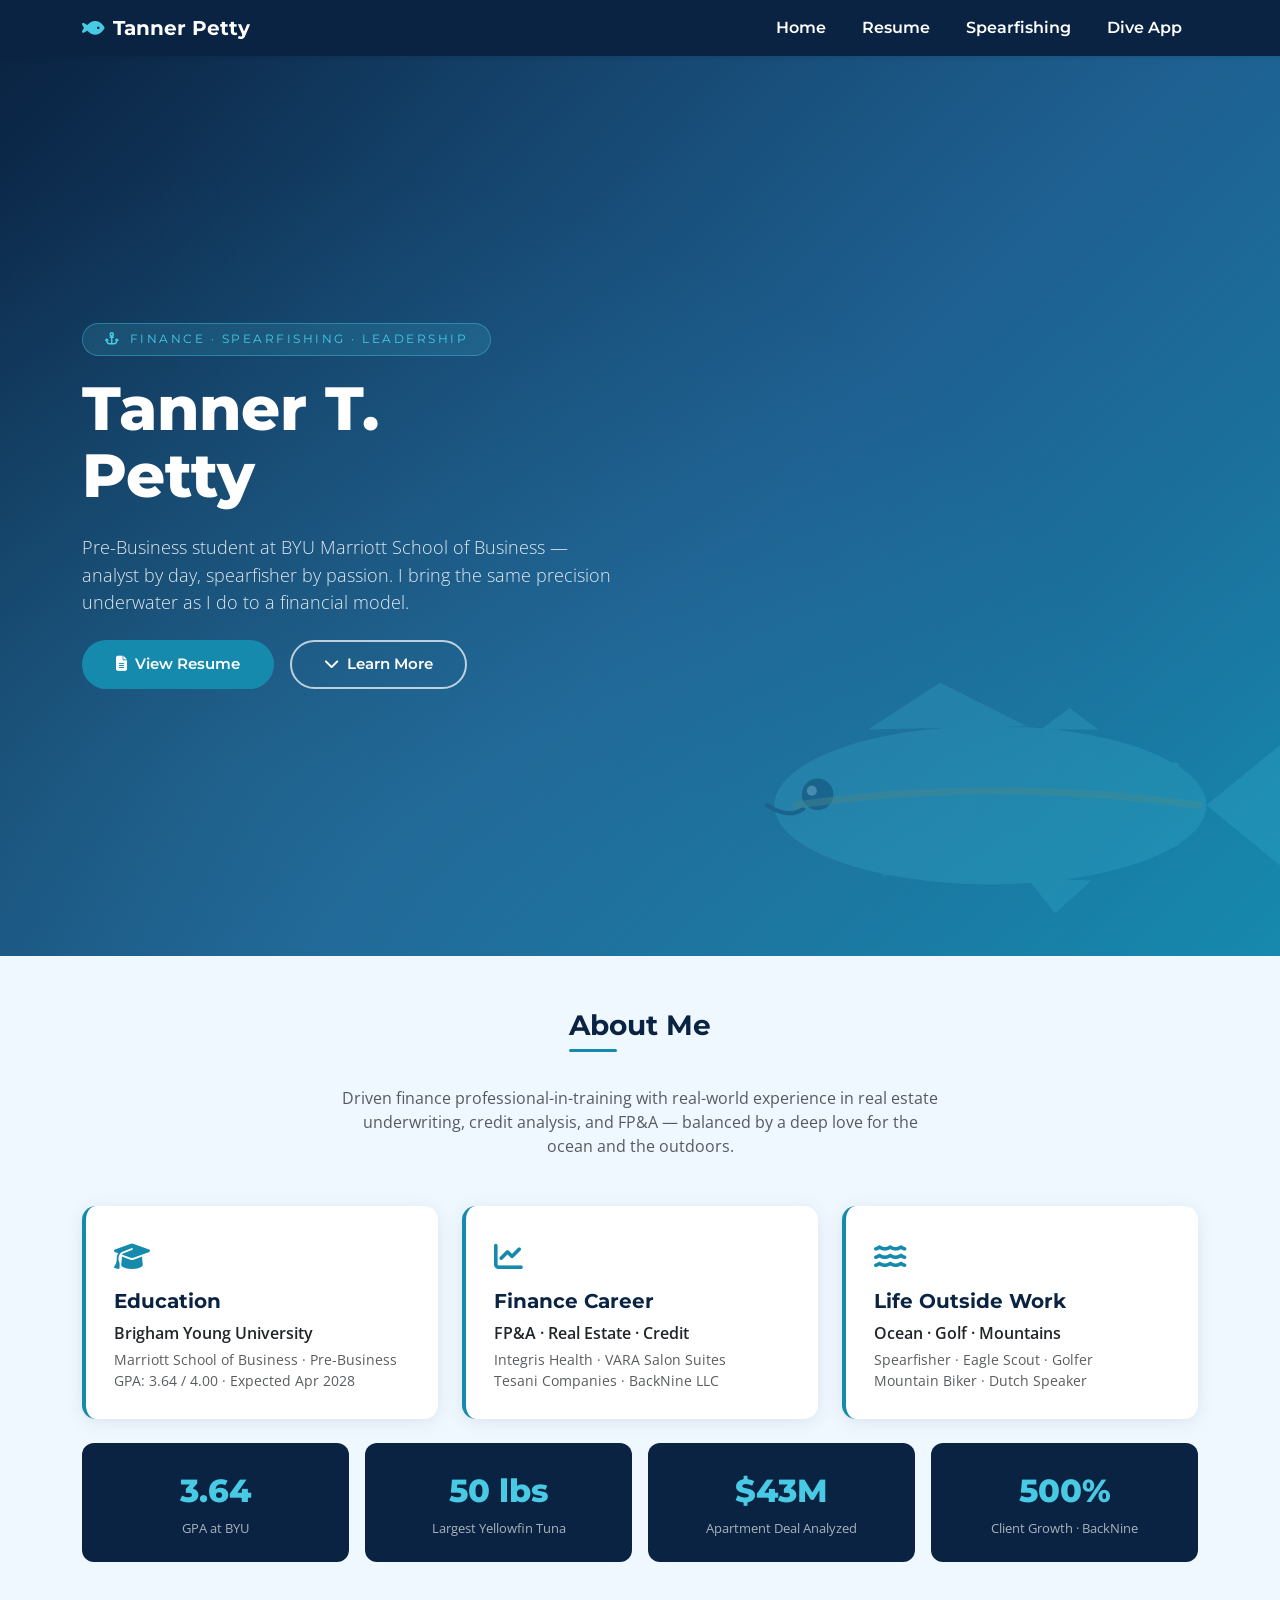
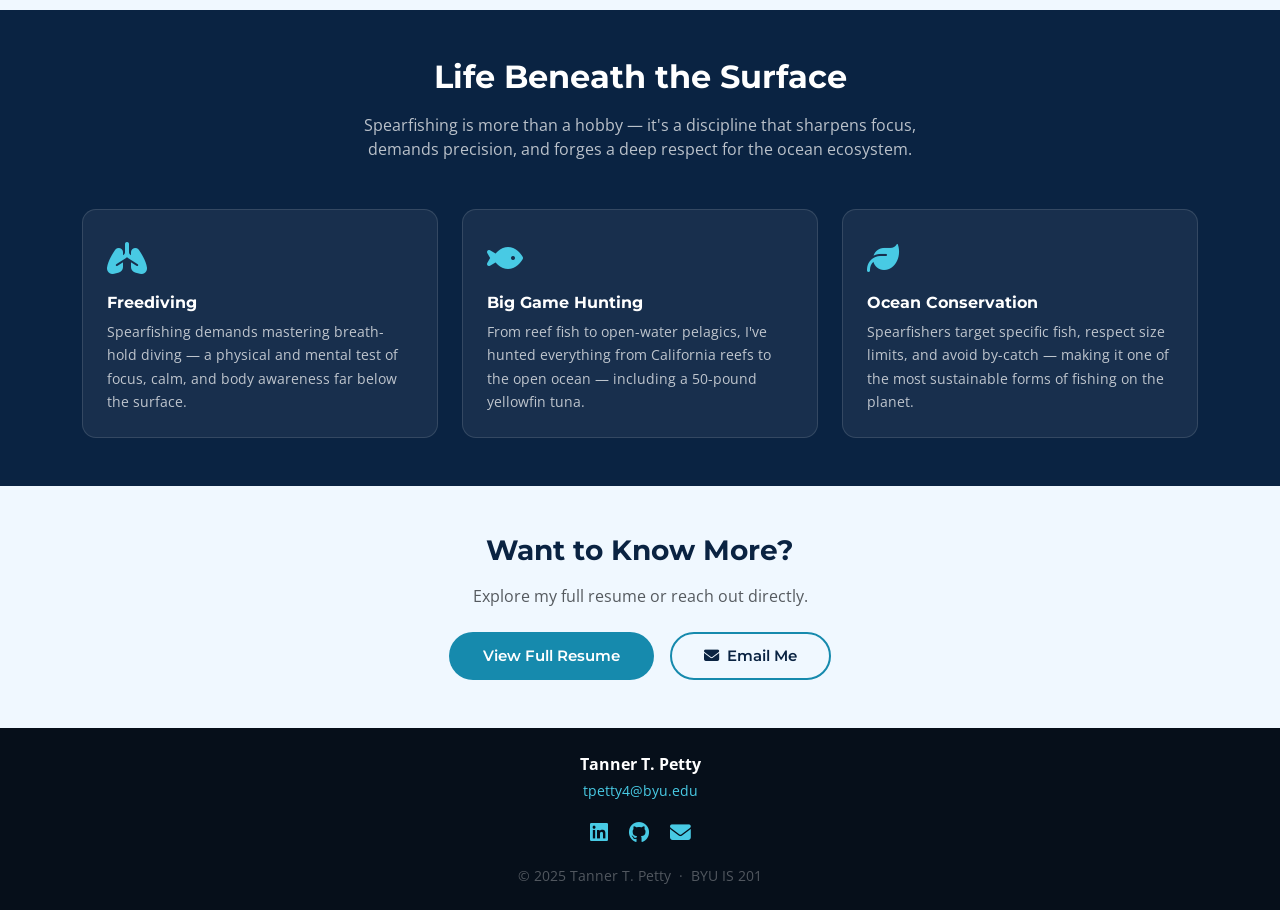
<file: index.html>
<!DOCTYPE html>
<html lang="en">
<head>
    <meta charset="UTF-8">
    <meta name="viewport" content="width=device-width, initial-scale=1.0">
    <title>Tanner Petty | Finance Professional & Spearfisher</title>
    <link href="https://cdn.jsdelivr.net/npm/bootstrap@5.3.2/dist/css/bootstrap.min.css" rel="stylesheet">
    <link href="https://cdnjs.cloudflare.com/ajax/libs/font-awesome/6.5.0/css/all.min.css" rel="stylesheet">
    <link href="https://fonts.googleapis.com/css2?family=Montserrat:wght@400;600;700;800&family=Open+Sans:ital,wght@0,400;0,600;1,400&display=swap" rel="stylesheet">
    <style>
        :root {
            --navy:  #0a2342;
            --ocean: #1e6091;
            --teal:  #168aad;
            --cyan:  #48cae4;
            --light: #f0f8ff;
        }

        body { font-family: 'Open Sans', sans-serif; color: #212529; }

        /* ── Navbar ── */
        .navbar { background-color: var(--navy) !important; }
        .navbar-brand, .nav-link { color: #fff !important; font-family: 'Montserrat', sans-serif; }
        .nav-link:hover { color: var(--cyan) !important; }
        .navbar-toggler-icon { filter: invert(1); }

        /* ── Hero ── */
        .hero {
            min-height: 100vh;
            background: linear-gradient(135deg, #0a2342 0%, #1e6091 55%, #168aad 100%);
            display: flex;
            align-items: center;
            position: relative;
            overflow: hidden;
        }
        .hero::before {
            content: '';
            position: absolute;
            inset: 0;
            background: url('https://images.unsplash.com/photo-1559825481-12a05cc00344?auto=format&fit=crop&w=1920&q=80') center/cover no-repeat;
            opacity: 0.22;
        }
        /* Tuna SVG decorative element */
        .hero-tuna {
            position: absolute;
            right: -20px;
            bottom: 0;
            width: clamp(320px, 45vw, 620px);
            opacity: 0.18;
            z-index: 1;
            pointer-events: none;
        }
        /* animated "bubbles" */
        .hero::after {
            content: '';
            position: absolute;
            inset: 0;
            background: radial-gradient(ellipse at 20% 80%, rgba(72,202,228,0.12) 0%, transparent 60%),
                        radial-gradient(ellipse at 80% 20%, rgba(30,96,145,0.25) 0%, transparent 60%);
        }
        .hero-content { position: relative; z-index: 2; }

        .hero-eyebrow {
            display: inline-block;
            background: rgba(72,202,228,0.15);
            border: 1px solid rgba(72,202,228,0.4);
            border-radius: 50px;
            padding: 6px 22px;
            color: var(--cyan);
            font-family: 'Montserrat', sans-serif;
            font-size: 0.78rem;
            text-transform: uppercase;
            letter-spacing: 2.5px;
            margin-bottom: 1.2rem;
        }
        .hero h1 {
            font-family: 'Montserrat', sans-serif;
            font-weight: 800;
            font-size: clamp(2.2rem, 5vw, 3.8rem);
            color: #fff;
            line-height: 1.1;
        }
        .hero .lead { color: rgba(255,255,255,0.88); font-size: 1.15rem; max-width: 540px; }

        .btn-ocean {
            background: var(--teal);
            color: #fff;
            border: none;
            padding: 13px 34px;
            border-radius: 50px;
            font-family: 'Montserrat', sans-serif;
            font-weight: 600;
            font-size: 0.95rem;
            transition: all 0.3s;
            text-decoration: none;
        }
        .btn-ocean:hover { background: var(--cyan); color: var(--navy); transform: translateY(-2px); box-shadow: 0 10px 28px rgba(72,202,228,0.38); }
        .btn-ghost {
            background: transparent;
            border: 2px solid rgba(255,255,255,0.7);
            color: #fff;
            padding: 11px 32px;
            border-radius: 50px;
            font-family: 'Montserrat', sans-serif;
            font-weight: 600;
            font-size: 0.95rem;
            transition: all 0.3s;
            text-decoration: none;
        }
        .btn-ghost:hover { background: #fff; color: var(--navy); }

        /* ── Section utilities ── */
        .section-label {
            font-family: 'Montserrat', sans-serif;
            font-weight: 700;
            color: var(--navy);
            font-size: 1.75rem;
            position: relative;
            display: inline-block;
            margin-bottom: 1rem;
        }
        .section-label::after {
            content: '';
            position: absolute;
            bottom: -6px;
            left: 0;
            width: 48px;
            height: 3px;
            background: var(--teal);
            border-radius: 2px;
        }

        /* ── About cards ── */
        .info-card {
            background: #fff;
            border-radius: 14px;
            padding: 1.75rem;
            box-shadow: 0 3px 18px rgba(10,35,66,0.09);
            border-left: 4px solid var(--teal);
            height: 100%;
            transition: transform 0.25s;
        }
        .info-card:hover { transform: translateY(-4px); }
        .info-card h5 { font-family: 'Montserrat', sans-serif; font-weight: 700; color: var(--navy); }
        .info-card-icon { font-size: 1.8rem; color: var(--teal); margin-bottom: 0.75rem; }

        /* ── Stats ── */
        .stat-card {
            background: var(--navy);
            border-radius: 12px;
            padding: 1.5rem;
            text-align: center;
            color: #fff;
            transition: transform 0.25s;
        }
        .stat-card:hover { transform: translateY(-5px); }
        .stat-number { font-family: 'Montserrat', sans-serif; font-size: 2rem; font-weight: 800; color: var(--cyan); }
        .stat-label { font-size: 0.8rem; color: rgba(255,255,255,0.65); margin-top: 4px; }

        /* ── Passion (dark) section ── */
        .passion-section { background: var(--navy); }
        .passion-card {
            background: rgba(255,255,255,0.06);
            border: 1px solid rgba(255,255,255,0.12);
            border-radius: 14px;
            padding: 1.5rem;
            height: 100%;
            transition: all 0.28s;
        }
        .passion-card:hover { background: rgba(72,202,228,0.1); border-color: var(--cyan); transform: translateY(-5px); }
        .passion-icon { font-size: 2rem; color: var(--cyan); margin-bottom: 0.7rem; }
        .passion-card h6 { font-family: 'Montserrat', sans-serif; font-weight: 700; color: #fff; }
        .passion-card p { color: rgba(255,255,255,0.72); font-size: 0.88rem; line-height: 1.65; margin: 0; }

        /* ── Footer ── */
        footer { background: #060f1a; color: rgba(255,255,255,0.6); }
        footer a { color: var(--cyan); text-decoration: none; transition: color 0.2s; }
        footer a:hover { color: #fff; }
        .social-icon { font-size: 1.3rem; margin: 0 8px; }
    </style>
</head>
<body>

    <!-- ══════════════  NAVBAR  ══════════════ -->
    <nav class="navbar navbar-expand-lg sticky-top shadow-sm">
        <div class="container">
            <a class="navbar-brand fw-bold d-flex align-items-center gap-2" href="index.html">
                <i class="fas fa-fish" style="color:var(--cyan)"></i>
                Tanner Petty
            </a>
            <button class="navbar-toggler border-0" type="button"
                    data-bs-toggle="collapse" data-bs-target="#navbarMain"
                    aria-controls="navbarMain" aria-expanded="false" aria-label="Toggle navigation">
                <span class="navbar-toggler-icon"></span>
            </button>
            <div class="collapse navbar-collapse" id="navbarMain">
                <ul class="navbar-nav ms-auto gap-1">
                    <li class="nav-item"><a class="nav-link fw-semibold px-3" href="index.html">Home</a></li>
                    <li class="nav-item"><a class="nav-link fw-semibold px-3" href="resume.html">Resume</a></li>
                    <li class="nav-item"><a class="nav-link fw-semibold px-3" href="scratch.html">Spearfishing</a></li>
                    <li class="nav-item"><a class="nav-link fw-semibold px-3" href="app.html">Dive App</a></li>
                </ul>
            </div>
        </div>
    </nav>

    <!-- ══════════════  HERO  ══════════════ -->
    <section class="hero">
        <!-- Decorative tuna SVG (same style as a site mascot silhouette) -->
        <svg class="hero-tuna" viewBox="0 0 800 420" xmlns="http://www.w3.org/2000/svg" fill="#48cae4">
            <!-- body -->
            <ellipse cx="370" cy="210" rx="300" ry="110"/>
            <!-- tail fin -->
            <polygon points="670,210 780,120 800,210 780,300"/>
            <!-- top dorsal fin -->
            <polygon points="200,105 300,40 420,100"/>
            <!-- second dorsal fin -->
            <polygon points="440,105 480,75 520,105"/>
            <!-- pectoral fin -->
            <polygon points="280,210 220,310 380,240"/>
            <!-- anal fin -->
            <polygon points="420,310 460,360 510,315"/>
            <!-- eye -->
            <circle cx="130" cy="195" r="22" fill="#0a2342"/>
            <circle cx="122" cy="190" r="7" fill="#fff"/>
            <!-- mouth line -->
            <path d="M60,210 Q90,230 110,215" stroke="#0a2342" stroke-width="6" fill="none" stroke-linecap="round"/>
            <!-- yellow stripe detail -->
            <path d="M100,210 Q370,170 660,210" stroke="#f4d03f" stroke-width="10" fill="none" opacity="0.5" stroke-linecap="round"/>
            <!-- finlets near tail -->
            <ellipse cx="595" cy="175" rx="18" ry="8" transform="rotate(-30 595 175)"/>
            <ellipse cx="620" cy="160" rx="14" ry="6" transform="rotate(-35 620 160)"/>
            <ellipse cx="595" cy="245" rx="18" ry="8" transform="rotate(30 595 245)"/>
            <ellipse cx="620" cy="258" rx="14" ry="6" transform="rotate(35 620 258)"/>
        </svg>
        <div class="container hero-content py-5">
            <div class="row">
                <div class="col-lg-7">
                    <div class="hero-eyebrow">
                        <i class="fas fa-anchor me-2"></i>Finance · Spearfishing · Leadership
                    </div>
                    <h1>Tanner T.<br>Petty</h1>
                    <p class="lead my-4">
                        Pre-Business student at BYU Marriott School of Business — analyst by day,
                        spearfisher by passion. I bring the same precision underwater as I do to a financial model.
                    </p>
                    <div class="d-flex gap-3 flex-wrap">
                        <a href="resume.html" class="btn-ocean"><i class="fas fa-file-alt me-2"></i>View Resume</a>
                        <a href="#about" class="btn-ghost"><i class="fas fa-chevron-down me-2"></i>Learn More</a>
                    </div>
                </div>
            </div>
        </div>
    </section>

    <!-- ══════════════  ABOUT  ══════════════ -->
    <section id="about" class="py-5" style="background:var(--light);">
        <div class="container">
            <div class="text-center mb-5">
                <span class="section-label">About Me</span>
                <p class="text-muted mt-4 mx-auto" style="max-width:600px;">
                    Driven finance professional-in-training with real-world experience in real estate underwriting,
                    credit analysis, and FP&amp;A — balanced by a deep love for the ocean and the outdoors.
                </p>
            </div>

            <div class="row g-4 mb-4">
                <div class="col-md-4">
                    <div class="info-card">
                        <div class="info-card-icon"><i class="fas fa-graduation-cap"></i></div>
                        <h5>Education</h5>
                        <p class="fw-semibold mb-1">Brigham Young University</p>
                        <p class="text-muted small mb-0">Marriott School of Business · Pre-Business<br>
                        GPA: 3.64 / 4.00 · Expected Apr 2028</p>
                    </div>
                </div>
                <div class="col-md-4">
                    <div class="info-card">
                        <div class="info-card-icon"><i class="fas fa-chart-line"></i></div>
                        <h5>Finance Career</h5>
                        <p class="fw-semibold mb-1">FP&amp;A · Real Estate · Credit</p>
                        <p class="text-muted small mb-0">Integris Health · VARA Salon Suites<br>
                        Tesani Companies · BackNine LLC</p>
                    </div>
                </div>
                <div class="col-md-4">
                    <div class="info-card">
                        <div class="info-card-icon"><i class="fas fa-water"></i></div>
                        <h5>Life Outside Work</h5>
                        <p class="fw-semibold mb-1">Ocean · Golf · Mountains</p>
                        <p class="text-muted small mb-0">Spearfisher · Eagle Scout · Golfer<br>
                        Mountain Biker · Dutch Speaker</p>
                    </div>
                </div>
            </div>

            <!-- Stats row -->
            <div class="row g-3">
                <div class="col-6 col-md-3">
                    <div class="stat-card">
                        <div class="stat-number">3.64</div>
                        <div class="stat-label">GPA at BYU</div>
                    </div>
                </div>
                <div class="col-6 col-md-3">
                    <div class="stat-card">
                        <div class="stat-number">50 lbs</div>
                        <div class="stat-label">Largest Yellowfin Tuna</div>
                    </div>
                </div>
                <div class="col-6 col-md-3">
                    <div class="stat-card">
                        <div class="stat-number">$43M</div>
                        <div class="stat-label">Apartment Deal Analyzed</div>
                    </div>
                </div>
                <div class="col-6 col-md-3">
                    <div class="stat-card">
                        <div class="stat-number">500%</div>
                        <div class="stat-label">Client Growth · BackNine</div>
                    </div>
                </div>
            </div>
        </div>
    </section>

    <!-- ══════════════  SPEARFISHING PASSION  ══════════════ -->
    <section class="passion-section py-5">
        <div class="container">
            <div class="text-center mb-5">
                <h2 class="fw-bold" style="font-family:'Montserrat',sans-serif; color:#fff;">
                    Life Beneath the Surface
                </h2>
                <p style="color:rgba(255,255,255,0.72); max-width:600px;" class="mx-auto mt-3">
                    Spearfishing is more than a hobby — it's a discipline that sharpens focus,
                    demands precision, and forges a deep respect for the ocean ecosystem.
                </p>
            </div>
            <div class="row g-4">
                <div class="col-md-4">
                    <div class="passion-card">
                        <div class="passion-icon"><i class="fas fa-lungs"></i></div>
                        <h6>Freediving</h6>
                        <p>Spearfishing demands mastering breath-hold diving — a physical and mental test of focus, calm, and body awareness far below the surface.</p>
                    </div>
                </div>
                <div class="col-md-4">
                    <div class="passion-card">
                        <div class="passion-icon"><i class="fas fa-fish"></i></div>
                        <h6>Big Game Hunting</h6>
                        <p>From reef fish to open-water pelagics, I've hunted everything from California reefs to the open ocean — including a 50-pound yellowfin tuna.</p>
                    </div>
                </div>
                <div class="col-md-4">
                    <div class="passion-card">
                        <div class="passion-icon"><i class="fas fa-leaf"></i></div>
                        <h6>Ocean Conservation</h6>
                        <p>Spearfishers target specific fish, respect size limits, and avoid by-catch — making it one of the most sustainable forms of fishing on the planet.</p>
                    </div>
                </div>
            </div>
        </div>
    </section>

    <!-- ══════════════  CTA  ══════════════ -->
    <section class="py-5" style="background:var(--light);">
        <div class="container text-center">
            <h3 class="fw-bold mb-3" style="font-family:'Montserrat',sans-serif; color:var(--navy);">
                Want to Know More?
            </h3>
            <p class="text-muted mb-4">Explore my full resume or reach out directly.</p>
            <div class="d-flex justify-content-center gap-3 flex-wrap">
                <a href="resume.html" class="btn-ocean">View Full Resume</a>
                <a href="mailto:tpetty4@byu.edu" class="btn-ghost" style="border-color:var(--teal);color:var(--navy);">
                    <i class="fas fa-envelope me-2"></i>Email Me
                </a>
            </div>
        </div>
    </section>

    <!-- ══════════════  FOOTER  ══════════════ -->
    <footer class="py-4">
        <div class="container text-center">
            <p class="fw-bold mb-1" style="color:#fff;">Tanner T. Petty</p>
            <p class="mb-3 small"><a href="mailto:tpetty4@byu.edu">tpetty4@byu.edu</a></p>
            <div class="mb-3">
                <a href="https://www.linkedin.com/in/petty-tanner" class="social-icon" aria-label="LinkedIn" target="_blank" rel="noopener">
                    <i class="fab fa-linkedin"></i>
                </a>
                <a href="https://github.com/tannerpetty" class="social-icon" aria-label="GitHub" target="_blank" rel="noopener">
                    <i class="fab fa-github"></i>
                </a>
                <a href="mailto:tpetty4@byu.edu" class="social-icon" aria-label="Email">
                    <i class="fas fa-envelope"></i>
                </a>
            </div>
            <p class="mb-0 small" style="color:rgba(255,255,255,0.3);">
                &copy; 2025 Tanner T. Petty &nbsp;&middot;&nbsp; BYU IS 201
            </p>
        </div>
    </footer>

    <script src="https://cdn.jsdelivr.net/npm/bootstrap@5.3.2/dist/js/bootstrap.bundle.min.js"></script>
</body>
</html>
</file>
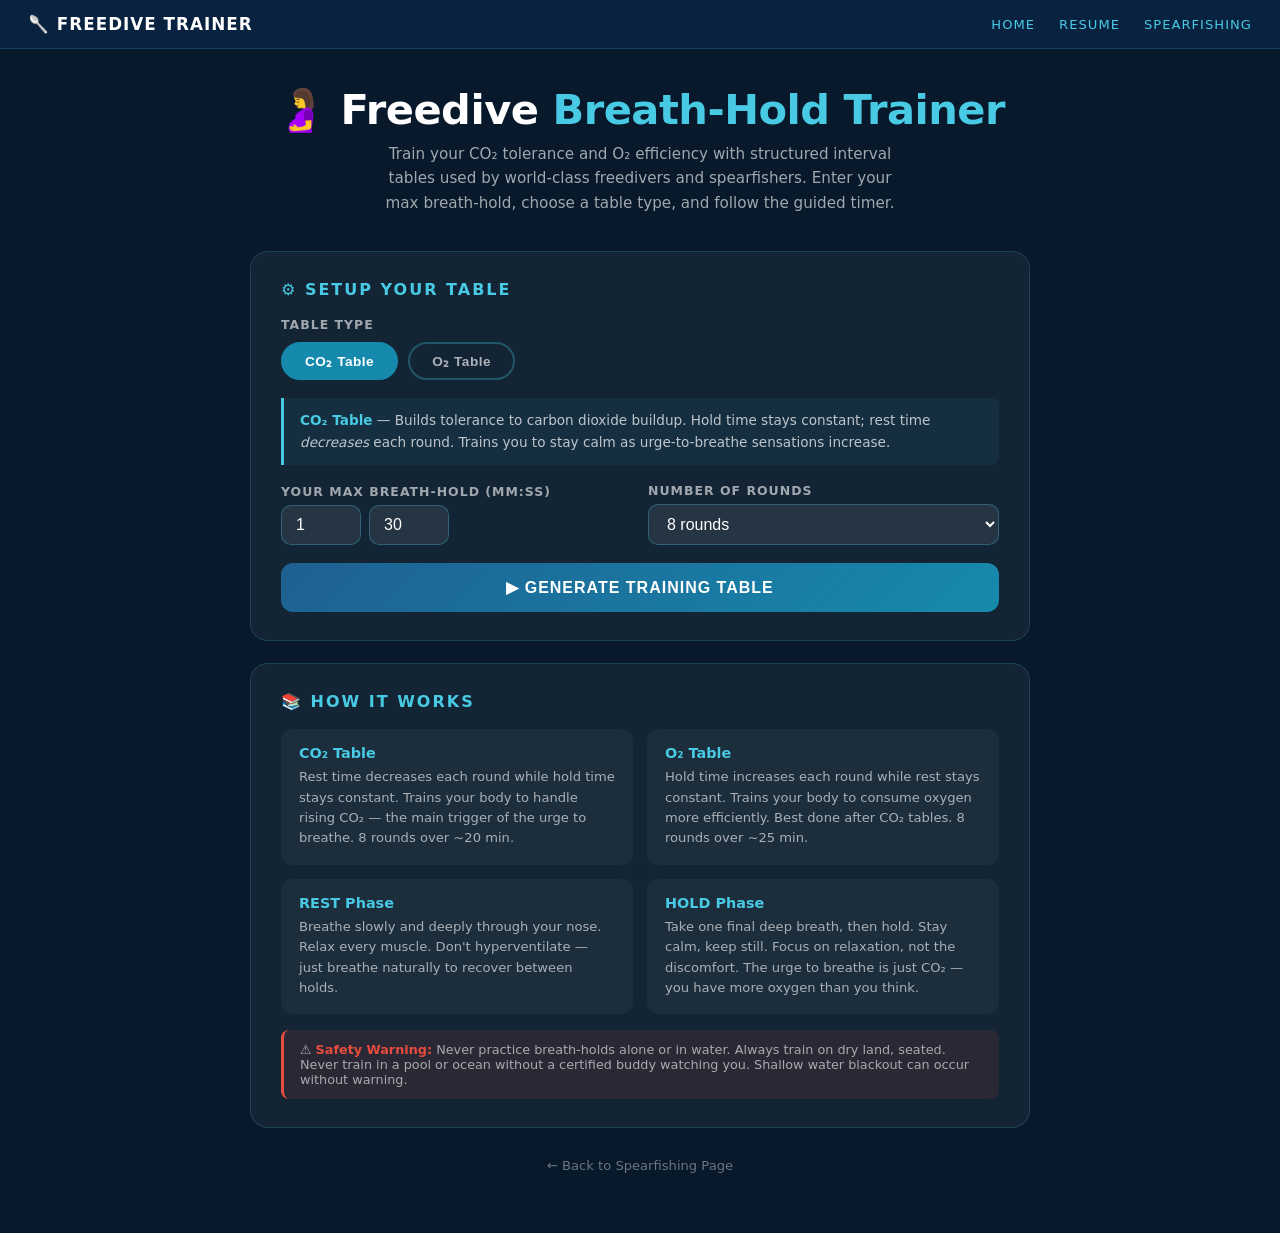
<file: app.html>
<!DOCTYPE html>
<html lang="en">
<head>
    <meta charset="UTF-8">
    <meta name="viewport" content="width=device-width, initial-scale=1.0">
    <title>Freedive Trainer | Tanner Petty</title>

    <!-- ══ All styles inline per requirements ══ -->
    <style>
        :root {
            --navy:    #0a2342;
            --ocean:   #1e6091;
            --teal:    #168aad;
            --cyan:    #48cae4;
            --green:   #2ecc71;
            --orange:  #e67e22;
            --red:     #e74c3c;
            --bg:      #07192a;
        }

        *, *::before, *::after { box-sizing: border-box; margin: 0; padding: 0; }

        body {
            font-family: 'Segoe UI', system-ui, -apple-system, sans-serif;
            background: var(--bg);
            color: #e0eaf2;
            min-height: 100vh;
        }

        /* ── Top nav ── */
        .top-nav {
            background: rgba(10,35,66,0.95);
            backdrop-filter: blur(10px);
            padding: 14px 28px;
            display: flex;
            align-items: center;
            gap: 24px;
            border-bottom: 1px solid rgba(72,202,228,0.2);
            position: sticky;
            top: 0;
            z-index: 100;
        }
        .top-nav .brand {
            font-weight: 700;
            font-size: 1.05rem;
            color: #fff;
            text-decoration: none;
            margin-right: auto;
        }
        .top-nav a {
            font-size: 0.82rem;
            color: var(--cyan);
            text-decoration: none;
            text-transform: uppercase;
            letter-spacing: 1px;
            transition: color 0.2s;
        }
        .top-nav a:hover { color: #fff; }

        /* ── Page layout ── */
        .app-wrapper {
            max-width: 820px;
            margin: 0 auto;
            padding: 36px 20px 60px;
        }

        /* ── Header ── */
        .app-header { text-align: center; margin-bottom: 36px; }
        .app-header h1 {
            font-size: clamp(1.8rem, 4vw, 2.6rem);
            font-weight: 800;
            color: #fff;
            letter-spacing: -0.5px;
        }
        .app-header p {
            color: rgba(255,255,255,0.62);
            font-size: 0.95rem;
            margin-top: 8px;
            max-width: 520px;
            margin-inline: auto;
            line-height: 1.6;
        }
        .cyan-text { color: var(--cyan); }

        /* ── Card ── */
        .card {
            background: rgba(255,255,255,0.05);
            border: 1px solid rgba(72,202,228,0.18);
            border-radius: 18px;
            padding: 28px 30px;
            margin-bottom: 22px;
        }
        .card h2 {
            font-size: 1rem;
            font-weight: 700;
            color: var(--cyan);
            text-transform: uppercase;
            letter-spacing: 2px;
            margin-bottom: 18px;
        }

        /* ── Form controls ── */
        .form-row {
            display: flex;
            gap: 16px;
            flex-wrap: wrap;
            align-items: flex-end;
            margin-bottom: 14px;
        }
        .form-group { display: flex; flex-direction: column; gap: 6px; flex: 1; min-width: 140px; }
        label {
            font-size: 0.78rem;
            font-weight: 600;
            color: rgba(255,255,255,0.6);
            text-transform: uppercase;
            letter-spacing: 1px;
        }
        input[type="number"], select {
            background: rgba(255,255,255,0.08);
            border: 1px solid rgba(72,202,228,0.3);
            border-radius: 10px;
            color: #fff;
            font-size: 1rem;
            padding: 10px 14px;
            outline: none;
            width: 100%;
            transition: border-color 0.2s;
        }
        input[type="number"]:focus, select:focus {
            border-color: var(--cyan);
            background: rgba(72,202,228,0.1);
        }
        select option { background: #0a2342; }

        /* ── Table type pills ── */
        .pill-group { display: flex; gap: 10px; margin-bottom: 18px; flex-wrap: wrap; }
        .pill {
            padding: 9px 22px;
            border-radius: 50px;
            border: 2px solid rgba(72,202,228,0.3);
            background: transparent;
            color: rgba(255,255,255,0.65);
            font-size: 0.85rem;
            font-weight: 700;
            cursor: pointer;
            transition: all 0.22s;
            letter-spacing: 0.5px;
        }
        .pill:hover { border-color: var(--cyan); color: var(--cyan); }
        .pill.active {
            background: var(--teal);
            border-color: var(--teal);
            color: #fff;
        }

        /* ── Info box ── */
        .info-box {
            background: rgba(72,202,228,0.07);
            border-left: 3px solid var(--cyan);
            border-radius: 0 8px 8px 0;
            padding: 12px 16px;
            font-size: 0.85rem;
            color: rgba(255,255,255,0.72);
            line-height: 1.6;
            margin-bottom: 18px;
        }
        .info-box strong { color: var(--cyan); }

        /* ── Generate button ── */
        .btn-generate {
            width: 100%;
            padding: 15px;
            background: linear-gradient(135deg, var(--ocean), var(--teal));
            border: none;
            border-radius: 12px;
            color: #fff;
            font-size: 1rem;
            font-weight: 700;
            cursor: pointer;
            letter-spacing: 1px;
            text-transform: uppercase;
            transition: all 0.25s;
            margin-top: 4px;
        }
        .btn-generate:hover {
            background: linear-gradient(135deg, var(--teal), var(--cyan));
            color: var(--navy);
            transform: translateY(-2px);
            box-shadow: 0 8px 24px rgba(72,202,228,0.28);
        }
        .btn-generate:disabled { opacity: 0.4; cursor: not-allowed; transform: none; }

        /* ── Training table display ── */
        .table-display { display: none; }
        .table-display.visible { display: block; }

        .table-grid {
            display: grid;
            grid-template-columns: 40px 1fr 1fr 1fr;
            gap: 4px;
            margin-bottom: 20px;
        }
        .tg-header {
            font-size: 0.72rem;
            font-weight: 700;
            color: rgba(255,255,255,0.5);
            text-transform: uppercase;
            letter-spacing: 1px;
            padding: 8px 10px;
            border-bottom: 1px solid rgba(72,202,228,0.2);
        }
        .tg-cell {
            padding: 11px 12px;
            border-radius: 8px;
            background: rgba(255,255,255,0.04);
            font-size: 0.95rem;
            display: flex;
            align-items: center;
            gap: 6px;
            transition: background 0.3s;
        }
        .tg-cell.round-num {
            justify-content: center;
            font-weight: 700;
            color: rgba(255,255,255,0.4);
            font-size: 0.85rem;
            background: transparent;
        }
        .tg-cell.phase-rest { color: #74b9e8; }
        .tg-cell.phase-hold { color: #a8e6cf; }
        .tg-cell.active-row { background: rgba(72,202,228,0.15) !important; border: 1px solid rgba(72,202,228,0.4); }
        .dot { width: 8px; height: 8px; border-radius: 50%; display: inline-block; flex-shrink: 0; }
        .dot-rest { background: var(--cyan); }
        .dot-hold { background: var(--green); }
        .dot-done { background: rgba(255,255,255,0.2); }

        /* ── Timer display ── */
        .timer-card {
            text-align: center;
            padding: 36px 28px;
            position: relative;
            overflow: hidden;
        }
        .timer-phase-label {
            font-size: 0.78rem;
            font-weight: 700;
            text-transform: uppercase;
            letter-spacing: 3px;
            margin-bottom: 12px;
            transition: color 0.4s;
        }
        .timer-display {
            font-size: clamp(4rem, 12vw, 7rem);
            font-weight: 800;
            font-variant-numeric: tabular-nums;
            line-height: 1;
            color: #fff;
            letter-spacing: -2px;
            transition: color 0.4s;
            font-family: 'Courier New', monospace;
        }
        .timer-sub {
            font-size: 0.9rem;
            color: rgba(255,255,255,0.5);
            margin-top: 10px;
            min-height: 22px;
        }

        /* Circular progress ring */
        .progress-ring-wrap {
            position: relative;
            width: 180px;
            height: 180px;
            margin: 0 auto 24px;
        }
        .progress-ring {
            transform: rotate(-90deg);
            position: absolute;
            inset: 0;
        }
        .progress-ring-bg { fill: none; stroke: rgba(255,255,255,0.08); stroke-width: 8; }
        .progress-ring-fill {
            fill: none;
            stroke-width: 8;
            stroke-linecap: round;
            transition: stroke-dashoffset 0.9s linear, stroke 0.4s;
        }
        .timer-inner {
            position: absolute;
            inset: 0;
            display: flex;
            flex-direction: column;
            align-items: center;
            justify-content: center;
        }
        .timer-inner .big-time {
            font-size: 2.2rem;
            font-weight: 800;
            color: #fff;
            font-family: 'Courier New', monospace;
            line-height: 1;
        }
        .timer-inner .phase-small {
            font-size: 0.65rem;
            text-transform: uppercase;
            letter-spacing: 2px;
            margin-top: 4px;
        }

        .round-indicator {
            font-size: 0.85rem;
            color: rgba(255,255,255,0.5);
            margin-bottom: 20px;
        }
        .round-dots {
            display: flex;
            justify-content: center;
            gap: 7px;
            margin-bottom: 20px;
            flex-wrap: wrap;
        }
        .rdot {
            width: 10px;
            height: 10px;
            border-radius: 50%;
            background: rgba(255,255,255,0.15);
            transition: all 0.3s;
        }
        .rdot.done { background: rgba(255,255,255,0.3); }
        .rdot.rest { background: var(--cyan); box-shadow: 0 0 8px var(--cyan); }
        .rdot.hold { background: var(--green); box-shadow: 0 0 8px var(--green); }

        /* ── Timer buttons ── */
        .timer-buttons { display: flex; gap: 12px; justify-content: center; flex-wrap: wrap; margin-top: 20px; }
        .btn-timer {
            padding: 13px 30px;
            border-radius: 50px;
            border: none;
            font-size: 0.9rem;
            font-weight: 700;
            cursor: pointer;
            letter-spacing: 0.5px;
            transition: all 0.22s;
        }
        .btn-start { background: var(--green); color: #fff; }
        .btn-start:hover { background: #27ae60; transform: translateY(-2px); box-shadow: 0 6px 20px rgba(46,204,113,0.35); }
        .btn-pause { background: var(--orange); color: #fff; }
        .btn-pause:hover { background: #d35400; }
        .btn-reset { background: rgba(255,255,255,0.1); color: rgba(255,255,255,0.8); }
        .btn-reset:hover { background: rgba(255,255,255,0.18); }
        .btn-timer:disabled { opacity: 0.35; cursor: not-allowed; transform: none !important; }

        /* ── Complete banner ── */
        .complete-banner {
            display: none;
            text-align: center;
            padding: 28px;
            background: linear-gradient(135deg, rgba(46,204,113,0.15), rgba(22,138,173,0.15));
            border: 1px solid rgba(46,204,113,0.4);
            border-radius: 16px;
            margin-top: 16px;
        }
        .complete-banner.show { display: block; }
        .complete-banner h3 { color: var(--green); font-size: 1.4rem; margin-bottom: 8px; }
        .complete-banner p { color: rgba(255,255,255,0.7); font-size: 0.9rem; }

        /* ── How it works section ── */
        .how-grid { display: grid; grid-template-columns: 1fr 1fr; gap: 14px; }
        @media (max-width: 520px) { .how-grid { grid-template-columns: 1fr; } }
        .how-item {
            background: rgba(255,255,255,0.04);
            border-radius: 12px;
            padding: 16px 18px;
        }
        .how-item h4 { font-size: 0.9rem; color: var(--cyan); margin-bottom: 6px; font-weight: 700; }
        .how-item p { font-size: 0.82rem; color: rgba(255,255,255,0.62); line-height: 1.55; }

        /* ── Back link ── */
        .back-link {
            display: block;
            text-align: center;
            margin-top: 30px;
            color: rgba(255,255,255,0.4);
            font-size: 0.82rem;
            text-decoration: none;
            transition: color 0.2s;
        }
        .back-link:hover { color: var(--cyan); }

        /* ── Pulse animation for HOLD phase ── */
        @keyframes pulse-hold {
            0%, 100% { box-shadow: 0 0 0 0 rgba(46,204,113,0.4); }
            50%       { box-shadow: 0 0 0 18px rgba(46,204,113,0); }
        }
        .pulse-hold { animation: pulse-hold 2s infinite; }

        @keyframes pulse-rest {
            0%, 100% { box-shadow: 0 0 0 0 rgba(72,202,228,0.4); }
            50%       { box-shadow: 0 0 0 18px rgba(72,202,228,0); }
        }
        .pulse-rest { animation: pulse-rest 1.5s infinite; }
    </style>
</head>
<body>

    <!-- ══ Nav ══ -->
    <nav class="top-nav">
        <a href="scratch.html" class="brand">&#129348; Freedive Trainer</a>
        <a href="index.html">Home</a>
        <a href="resume.html">Resume</a>
        <a href="scratch.html">Spearfishing</a>
    </nav>

    <div class="app-wrapper">

        <!-- ══ Header ══ -->
        <div class="app-header">
            <h1>&#129328; Freedive <span class="cyan-text">Breath-Hold Trainer</span></h1>
            <p>
                Train your CO&#8322; tolerance and O&#8322; efficiency with structured interval tables
                used by world-class freedivers and spearfishers. Enter your max breath-hold,
                choose a table type, and follow the guided timer.
            </p>
        </div>

        <!-- ══ Setup Card ══ -->
        <div class="card">
            <h2>&#9881; Setup Your Table</h2>

            <!-- Table type selection -->
            <div style="margin-bottom:18px;">
                <label style="display:block; margin-bottom:10px;">Table Type</label>
                <div class="pill-group">
                    <button class="pill active" onclick="selectTableType('co2', this)">CO&#8322; Table</button>
                    <button class="pill"        onclick="selectTableType('o2',  this)">O&#8322; Table</button>
                </div>
            </div>

            <!-- Info box (changes by type) -->
            <div class="info-box" id="infoBox">
                <strong>CO&#8322; Table</strong> — Builds tolerance to carbon dioxide buildup.
                Hold time stays constant; rest time <em>decreases</em> each round.
                Trains you to stay calm as urge-to-breathe sensations increase.
            </div>

            <!-- Inputs -->
            <div class="form-row">
                <div class="form-group">
                    <label>Your Max Breath-Hold (mm:ss)</label>
                    <div style="display:flex; gap:8px;">
                        <input type="number" id="maxMin" placeholder="min" min="0" max="10" value="1" style="width:80px; flex:none;">
                        <input type="number" id="maxSec" placeholder="sec" min="0" max="59" value="30" style="width:80px; flex:none;">
                    </div>
                </div>
                <div class="form-group">
                    <label>Number of Rounds</label>
                    <select id="numRounds">
                        <option value="6">6 rounds</option>
                        <option value="8" selected>8 rounds</option>
                        <option value="10">10 rounds</option>
                    </select>
                </div>
            </div>

            <button class="btn-generate" onclick="generateTable()">
                &#9654; Generate Training Table
            </button>
        </div>

        <!-- ══ Table Display Card ══ -->
        <div class="card table-display" id="tableDisplay">
            <h2>&#128203; Your Training Table</h2>

            <div class="table-grid" id="tableGrid">
                <!-- Populated by JS -->
            </div>

            <!-- Timer section -->
            <div class="timer-card card" style="margin:0;">
                <div class="round-indicator" id="roundIndicator">Round 1 of 8</div>
                <div class="round-dots" id="roundDots"></div>

                <!-- Circular progress ring -->
                <div class="progress-ring-wrap" id="ringWrap">
                    <svg class="progress-ring" viewBox="0 0 180 180" width="180" height="180">
                        <circle class="progress-ring-bg" cx="90" cy="90" r="82"/>
                        <circle class="progress-ring-fill" id="ringFill" cx="90" cy="90" r="82"
                                stroke-dasharray="515" stroke-dashoffset="0" stroke="var(--cyan)"/>
                    </svg>
                    <div class="timer-inner">
                        <div class="big-time" id="ringTime">0:00</div>
                        <div class="phase-small" id="ringPhase" style="color:var(--cyan);">REST</div>
                    </div>
                </div>

                <div class="timer-phase-label" id="phaseLabel" style="color:var(--cyan);">
                    BREATHE UP — GET READY
                </div>
                <div class="timer-sub" id="timerSub">Press Start when you're ready</div>

                <div class="timer-buttons">
                    <button class="btn-timer btn-start"  id="btnStart"  onclick="startTimer()">&#9654; Start</button>
                    <button class="btn-timer btn-pause"  id="btnPause"  onclick="pauseTimer()"  disabled>&#9646;&#9646; Pause</button>
                    <button class="btn-timer btn-reset"  id="btnReset"  onclick="resetTimer()">&#8635; Reset</button>
                </div>
            </div>

            <!-- Complete banner -->
            <div class="complete-banner" id="completeBanner">
                <h3>&#127881; Session Complete!</h3>
                <p id="completeSummary"></p>
                <p style="margin-top:8px; font-size:0.8rem; color:rgba(255,255,255,0.45);">
                    Rest at least 2 hours before diving. Never train to blackout. Always dive with a buddy.
                </p>
            </div>
        </div>

        <!-- ══ How It Works Card ══ -->
        <div class="card">
            <h2>&#128218; How It Works</h2>
            <div class="how-grid">
                <div class="how-item">
                    <h4>CO&#8322; Table</h4>
                    <p>Rest time decreases each round while hold time stays constant. Trains your body to handle rising CO&#8322; — the main trigger of the urge to breathe. 8 rounds over ~20 min.</p>
                </div>
                <div class="how-item">
                    <h4>O&#8322; Table</h4>
                    <p>Hold time increases each round while rest stays constant. Trains your body to consume oxygen more efficiently. Best done after CO&#8322; tables. 8 rounds over ~25 min.</p>
                </div>
                <div class="how-item">
                    <h4>REST Phase</h4>
                    <p>Breathe slowly and deeply through your nose. Relax every muscle. Don't hyperventilate — just breathe naturally to recover between holds.</p>
                </div>
                <div class="how-item">
                    <h4>HOLD Phase</h4>
                    <p>Take one final deep breath, then hold. Stay calm, keep still. Focus on relaxation, not the discomfort. The urge to breathe is just CO&#8322; — you have more oxygen than you think.</p>
                </div>
            </div>
            <p style="margin-top:16px; padding:12px 16px; background:rgba(231,76,60,0.1); border-radius:8px; font-size:0.8rem; color:rgba(255,255,255,0.6); border-left:3px solid var(--red);">
                &#9888; <strong style="color:#e74c3c;">Safety Warning:</strong> Never practice breath-holds alone or in water.
                Always train on dry land, seated. Never train in a pool or ocean without a certified buddy watching you.
                Shallow water blackout can occur without warning.
            </p>
        </div>

        <a href="scratch.html" class="back-link">&#8592; Back to Spearfishing Page</a>
    </div>

    <!-- ══ All JavaScript inline per requirements ══ -->
    <script>
        // ── State ──
        let tableType   = 'co2';
        let tableData   = [];   // [{rest: sec, hold: sec}, ...]
        let currentStep = 0;    // index into [rest0, hold0, rest1, hold1, ...]
        let steps       = [];   // flat array of {phase:'rest'|'hold', seconds, roundIndex}
        let timerInterval = null;
        let secondsLeft = 0;
        let paused      = false;
        let totalSeconds = 0;
        const CIRCUMFERENCE = 2 * Math.PI * 82; // ring radius = 82

        // ── Table type selection ──
        function selectTableType(type, btn) {
            tableType = type;
            document.querySelectorAll('.pill').forEach(p => p.classList.remove('active'));
            btn.classList.add('active');
            const box = document.getElementById('infoBox');
            if (type === 'co2') {
                box.innerHTML = '<strong>CO\u2082 Table</strong> \u2014 Builds tolerance to carbon dioxide buildup. '
                    + 'Hold time stays constant; rest time <em>decreases</em> each round. '
                    + 'Trains you to stay calm as urge-to-breathe sensations increase.';
            } else {
                box.innerHTML = '<strong>O\u2082 Table</strong> \u2014 Improves oxygen efficiency. '
                    + 'Rest time stays constant; hold time <em>increases</em> each round. '
                    + 'Best done on dry land after a CO\u2082 table session.';
            }
        }

        // ── Generate table ──
        function generateTable() {
            const maxMin = parseInt(document.getElementById('maxMin').value) || 1;
            const maxSec = parseInt(document.getElementById('maxSec').value) || 0;
            const numRounds = parseInt(document.getElementById('numRounds').value);
            const maxTotal  = maxMin * 60 + maxSec;

            if (maxTotal < 10) {
                alert('Please enter a breath-hold time of at least 10 seconds.');
                return;
            }

            tableData = [];
            steps     = [];

            if (tableType === 'co2') {
                // Hold = 50% of max, constant
                // Rest starts at 2× hold, decreases by (hold / numRounds) each round
                const hold      = Math.round(maxTotal * 0.5);
                const restStart = hold * 2;
                const restStep  = Math.round(hold / numRounds);

                for (let i = 0; i < numRounds; i++) {
                    const rest = Math.max(restStart - restStep * i, 15);
                    tableData.push({ rest, hold });
                }
            } else {
                // Rest = 2 min constant
                // Hold starts at 40% of max, increases by (max - start) / (numRounds-1)
                const rest      = 120;
                const holdStart = Math.round(maxTotal * 0.40);
                const holdStep  = Math.round((maxTotal - holdStart) / (numRounds - 1));

                for (let i = 0; i < numRounds; i++) {
                    const hold = Math.min(holdStart + holdStep * i, maxTotal);
                    tableData.push({ rest, hold });
                }
            }

            // Build flat steps array
            tableData.forEach((row, idx) => {
                steps.push({ phase: 'rest', seconds: row.rest,  roundIndex: idx });
                steps.push({ phase: 'hold', seconds: row.hold, roundIndex: idx });
            });

            renderTable(numRounds);
            resetTimer();
            document.getElementById('tableDisplay').classList.add('visible');
            document.getElementById('tableDisplay').scrollIntoView({ behavior: 'smooth', block: 'start' });
        }

        // ── Render table grid ──
        function renderTable(numRounds) {
            const grid = document.getElementById('tableGrid');
            grid.innerHTML = `
                <div class="tg-header">#</div>
                <div class="tg-header">REST</div>
                <div class="tg-header">HOLD</div>
                <div class="tg-header">TOTAL</div>
            `;
            tableData.forEach((row, i) => {
                const total = row.rest + row.hold;
                grid.innerHTML += `
                    <div class="tg-cell round-num" id="rn${i}">${i + 1}</div>
                    <div class="tg-cell phase-rest" id="rr${i}">
                        <span class="dot dot-rest"></span>${fmt(row.rest)}
                    </div>
                    <div class="tg-cell phase-hold" id="rh${i}">
                        <span class="dot dot-hold"></span>${fmt(row.hold)}
                    </div>
                    <div class="tg-cell" id="rt${i}" style="color:rgba(255,255,255,0.45);">
                        ${fmt(total)}
                    </div>
                `;
            });

            // Round dots
            const dotsEl = document.getElementById('roundDots');
            dotsEl.innerHTML = '';
            for (let i = 0; i < numRounds; i++) {
                dotsEl.innerHTML += `<div class="rdot" id="dot${i}"></div>`;
            }
        }

        // ── Format seconds → m:ss ──
        function fmt(s) {
            const m = Math.floor(s / 60);
            const sec = s % 60;
            return `${m}:${sec.toString().padStart(2, '0')}`;
        }

        // ── Timer controls ──
        function startTimer() {
            if (paused) {
                paused = false;
                document.getElementById('btnStart').disabled = true;
                document.getElementById('btnPause').disabled = false;
                runTick();
                return;
            }
            if (currentStep >= steps.length) return;

            document.getElementById('btnStart').disabled = true;
            document.getElementById('btnPause').disabled = false;
            document.getElementById('completeBanner').classList.remove('show');

            loadStep(currentStep);
            runTick();
        }

        function pauseTimer() {
            paused = true;
            clearInterval(timerInterval);
            document.getElementById('btnStart').disabled  = false;
            document.getElementById('btnPause').disabled  = true;
            document.getElementById('btnStart').textContent = '▶ Resume';
            document.getElementById('phaseLabel').textContent = 'PAUSED';
        }

        function resetTimer() {
            clearInterval(timerInterval);
            paused      = false;
            currentStep = 0;
            secondsLeft = 0;

            document.getElementById('btnStart').disabled  = false;
            document.getElementById('btnPause').disabled  = true;
            document.getElementById('btnStart').textContent = '▶ Start';
            document.getElementById('phaseLabel').textContent = 'BREATHE UP \u2014 GET READY';
            document.getElementById('timerSub').textContent   = 'Press Start when you\'re ready';
            document.getElementById('ringTime').textContent   = '0:00';
            document.getElementById('ringPhase').textContent  = '';
            document.getElementById('ringFill').style.strokeDashoffset = '0';
            document.getElementById('ringFill').style.stroke  = 'var(--cyan)';
            document.getElementById('ringWrap').className     = 'progress-ring-wrap';
            document.getElementById('completeBanner').classList.remove('show');

            const numRounds = tableData.length;
            for (let i = 0; i < numRounds; i++) {
                const cells = ['rn','rr','rh','rt'];
                cells.forEach(c => {
                    const el = document.getElementById(c + i);
                    if (el) el.classList.remove('active-row');
                });
                const dot = document.getElementById('dot' + i);
                if (dot) { dot.className = 'rdot'; }
            }
            updateRoundIndicator(0);
        }

        function loadStep(idx) {
            if (idx >= steps.length) { finishSession(); return; }
            const step  = steps[idx];
            secondsLeft = step.seconds;
            totalSeconds = step.seconds;

            const isRest = step.phase === 'rest';
            const color  = isRest ? 'var(--cyan)' : 'var(--green)';
            const label  = isRest ? 'REST \u2014 BREATHE DEEPLY' : 'HOLD YOUR BREATH';
            const sub    = isRest
                ? 'Relax and breathe slowly through your nose'
                : 'Stay calm — you have more oxygen than you think';

            document.getElementById('phaseLabel').textContent = label;
            document.getElementById('phaseLabel').style.color  = color;
            document.getElementById('timerSub').textContent    = sub;
            document.getElementById('ringPhase').textContent   = isRest ? 'REST' : 'HOLD';
            document.getElementById('ringPhase').style.color   = color;
            document.getElementById('ringFill').style.stroke   = color;
            document.getElementById('ringWrap').className      = 'progress-ring-wrap ' + (isRest ? 'pulse-rest' : 'pulse-hold');

            // Highlight active row
            const numRounds = tableData.length;
            for (let i = 0; i < numRounds; i++) {
                ['rn','rr','rh','rt'].forEach(c => {
                    const el = document.getElementById(c + i);
                    if (el) el.classList.remove('active-row');
                });
            }
            ['rn','rr','rh','rt'].forEach(c => {
                const el = document.getElementById(c + step.roundIndex);
                if (el) el.classList.add('active-row');
            });

            // Update round dots
            for (let i = 0; i < step.roundIndex; i++) {
                const d = document.getElementById('dot' + i);
                if (d) { d.className = 'rdot done'; }
            }
            const curDot = document.getElementById('dot' + step.roundIndex);
            if (curDot) curDot.className = 'rdot ' + (isRest ? 'rest' : 'hold');

            updateRoundIndicator(step.roundIndex);
            updateRing(secondsLeft, totalSeconds);
        }

        function runTick() {
            clearInterval(timerInterval);
            timerInterval = setInterval(() => {
                secondsLeft--;
                updateRing(secondsLeft, totalSeconds);

                if (secondsLeft <= 0) {
                    clearInterval(timerInterval);
                    currentStep++;
                    if (currentStep < steps.length) {
                        loadStep(currentStep);
                        runTick();
                    } else {
                        finishSession();
                    }
                }
            }, 1000);
        }

        function updateRing(remaining, total) {
            const frac   = total > 0 ? remaining / total : 0;
            const offset = CIRCUMFERENCE * (1 - frac);
            document.getElementById('ringFill').style.strokeDasharray  = CIRCUMFERENCE;
            document.getElementById('ringFill').style.strokeDashoffset = offset;
            document.getElementById('ringTime').textContent = fmt(remaining);
        }

        function updateRoundIndicator(roundIdx) {
            document.getElementById('roundIndicator').textContent =
                `Round ${roundIdx + 1} of ${tableData.length}`;
        }

        function finishSession() {
            clearInterval(timerInterval);
            document.getElementById('btnStart').disabled  = true;
            document.getElementById('btnPause').disabled  = true;
            document.getElementById('phaseLabel').textContent = '\u2705 SESSION COMPLETE!';
            document.getElementById('phaseLabel').style.color = 'var(--green)';
            document.getElementById('timerSub').textContent   = 'Great work — rest well.';
            document.getElementById('ringWrap').className = 'progress-ring-wrap';

            // All dots done
            tableData.forEach((_, i) => {
                const d = document.getElementById('dot' + i);
                if (d) d.className = 'rdot done';
            });

            const totalMin = Math.floor(tableData.reduce((a, r) => a + r.rest + r.hold, 0) / 60);
            const banner   = document.getElementById('completeBanner');
            document.getElementById('completeSummary').textContent =
                `You completed ${tableData.length} rounds of ${tableType.toUpperCase()} table training `
                + `in approximately ${totalMin} minutes. Your lungs thank you!`;
            banner.classList.add('show');
        }
    </script>

</body>
</html>
</file>
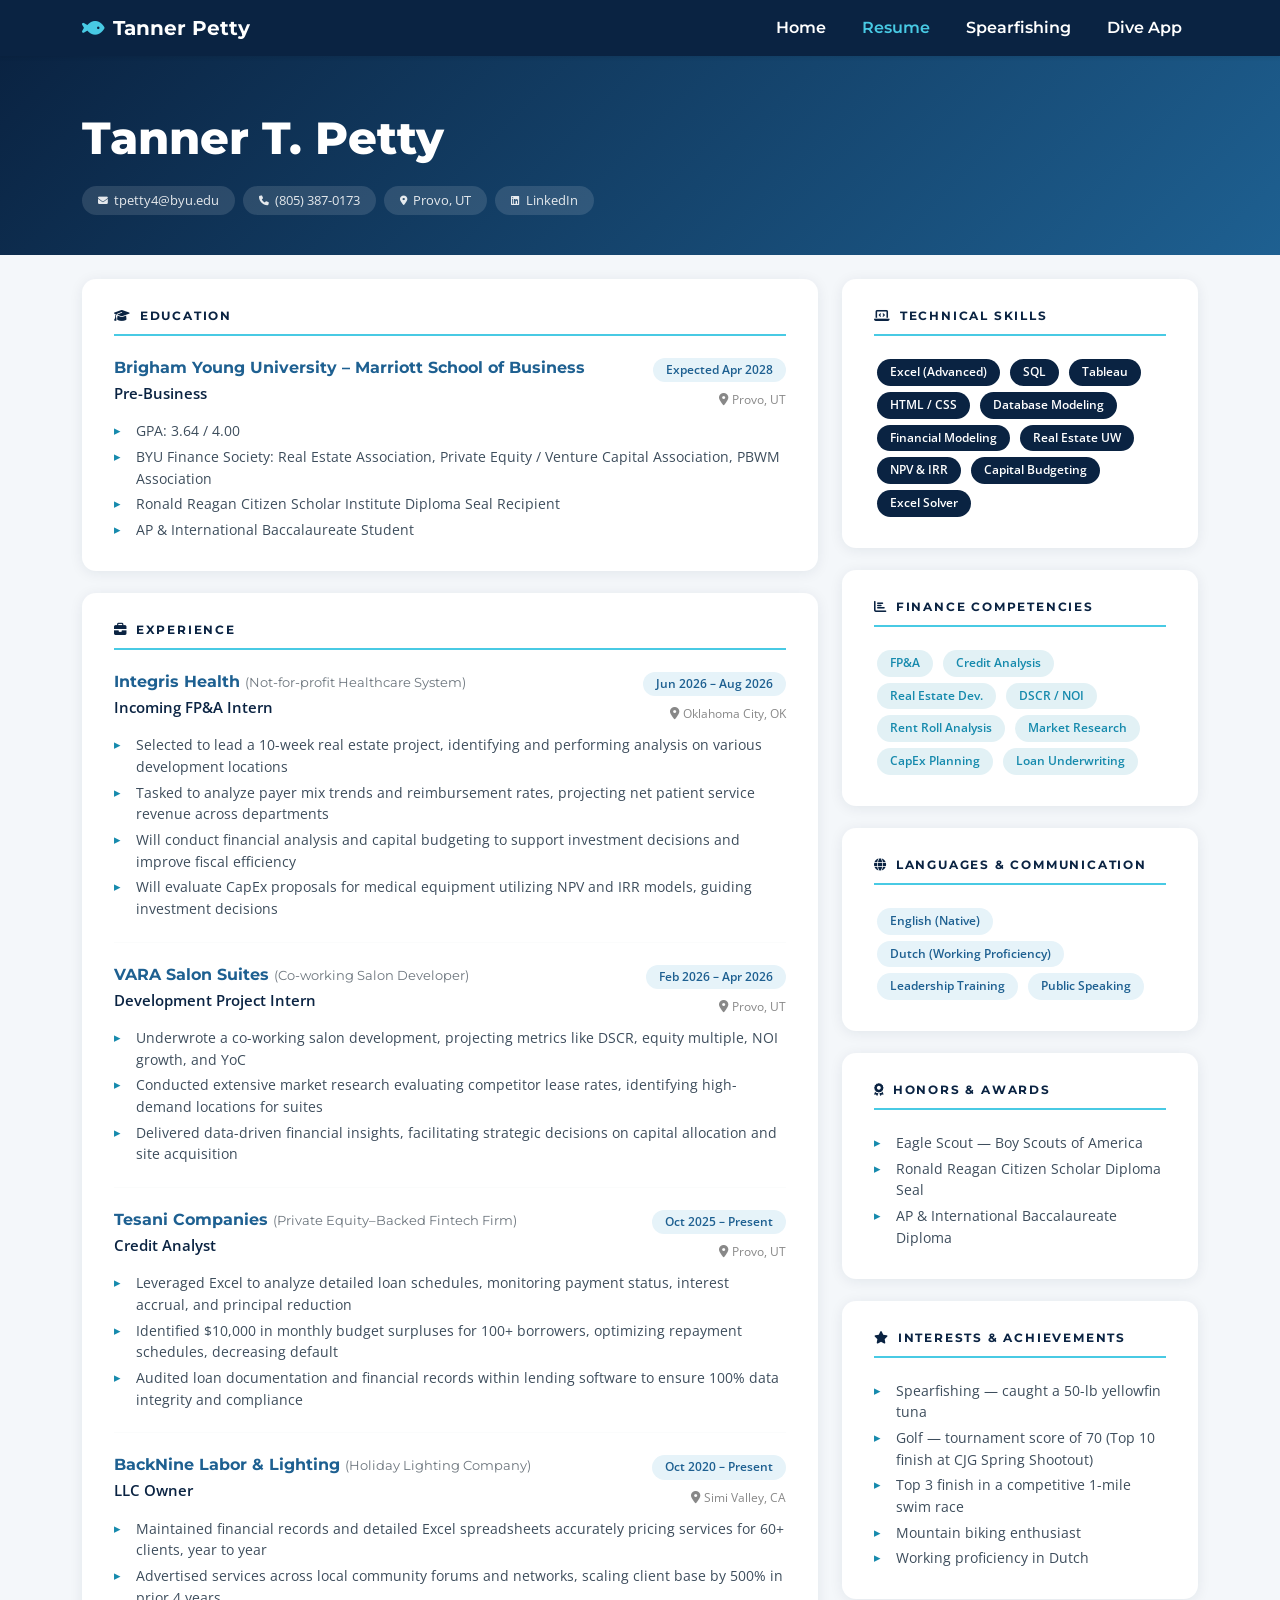
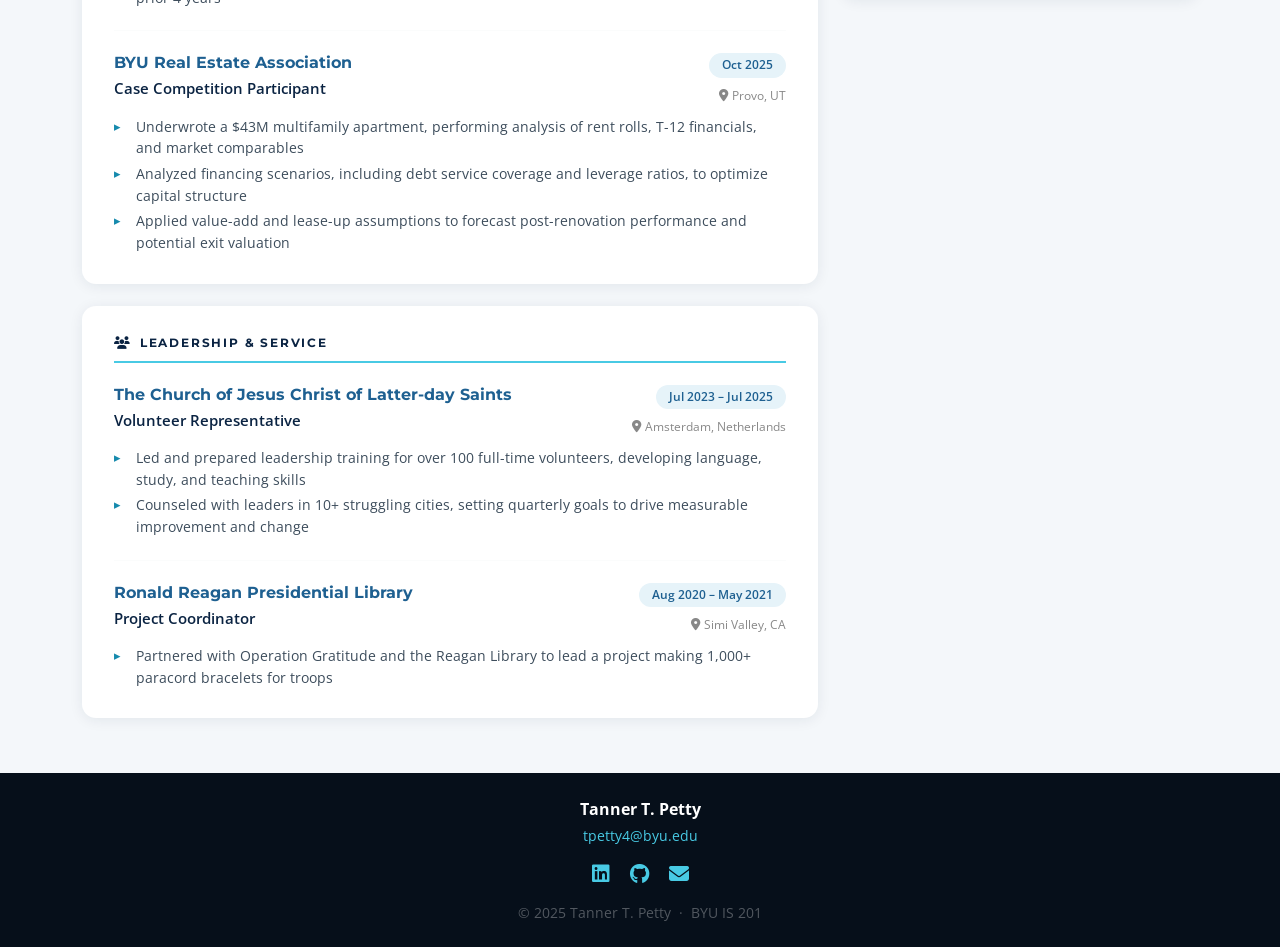
<file: resume.html>
<!DOCTYPE html>
<html lang="en">
<head>
    <meta charset="UTF-8">
    <meta name="viewport" content="width=device-width, initial-scale=1.0">
    <title>Resume | Tanner Petty</title>
    <link href="https://cdn.jsdelivr.net/npm/bootstrap@5.3.2/dist/css/bootstrap.min.css" rel="stylesheet">
    <link href="https://cdnjs.cloudflare.com/ajax/libs/font-awesome/6.5.0/css/all.min.css" rel="stylesheet">
    <link href="https://fonts.googleapis.com/css2?family=Montserrat:wght@400;600;700;800&family=Open+Sans:wght@400;600&display=swap" rel="stylesheet">
    <style>
        :root {
            --navy:  #0a2342;
            --ocean: #1e6091;
            --teal:  #168aad;
            --cyan:  #48cae4;
            --bg:    #f4f7fa;
        }

        body { font-family: 'Open Sans', sans-serif; background: var(--bg); }

        /* ── Navbar ── */
        .navbar { background-color: var(--navy) !important; }
        .navbar-brand, .nav-link { color: #fff !important; font-family: 'Montserrat', sans-serif; }
        .nav-link:hover { color: var(--cyan) !important; }
        .navbar-toggler-icon { filter: invert(1); }
        .nav-link.active { color: var(--cyan) !important; }

        /* ── Page header ── */
        .page-header {
            background: linear-gradient(135deg, var(--navy) 0%, var(--ocean) 100%);
            padding: 3.5rem 0 2.5rem;
        }
        .page-header h1 {
            font-family: 'Montserrat', sans-serif;
            font-weight: 800;
            color: #fff;
            font-size: clamp(1.8rem, 4vw, 2.8rem);
        }
        .page-header .contact-chip {
            display: inline-flex;
            align-items: center;
            gap: 6px;
            background: rgba(255,255,255,0.12);
            border-radius: 50px;
            padding: 5px 16px;
            color: rgba(255,255,255,0.88);
            font-size: 0.82rem;
            margin: 4px 4px 0 0;
        }

        /* ── Cards ── */
        .resume-card {
            background: #fff;
            border-radius: 14px;
            padding: 1.75rem 2rem;
            margin-bottom: 1.4rem;
            box-shadow: 0 2px 14px rgba(10,35,66,0.08);
        }

        .card-section-title {
            font-family: 'Montserrat', sans-serif;
            font-weight: 700;
            color: var(--navy);
            font-size: 0.78rem;
            text-transform: uppercase;
            letter-spacing: 1.8px;
            border-bottom: 2px solid var(--cyan);
            padding-bottom: 8px;
            margin-bottom: 1.25rem;
        }

        /* ── Experience entries ── */
        .org-name {
            font-weight: 700;
            color: var(--ocean);
            font-size: 1rem;
            font-family: 'Montserrat', sans-serif;
        }
        .org-type {
            font-weight: 400;
            color: #6c757d;
            font-size: 0.82rem;
        }
        .role-title {
            font-weight: 600;
            color: var(--navy);
            font-size: 0.92rem;
            margin-top: 2px;
        }
        .date-pill {
            display: inline-block;
            background: #e6f3f9;
            color: var(--ocean);
            border-radius: 20px;
            padding: 3px 13px;
            font-size: 0.76rem;
            font-weight: 600;
            white-space: nowrap;
        }
        .loc-text { font-size: 0.78rem; color: #888; }

        .bullet-list {
            list-style: none;
            padding-left: 0;
            margin: 8px 0 0;
        }
        .bullet-list li {
            position: relative;
            padding: 2px 0 2px 1.4rem;
            font-size: 0.875rem;
            color: #3d4d5c;
            line-height: 1.55;
        }
        .bullet-list li::before {
            content: '▸';
            position: absolute;
            left: 0;
            color: var(--teal);
            font-size: 0.8rem;
            top: 3px;
        }

        .exp-divider { border: 0; border-top: 1px solid #eef1f4; margin: 1.25rem 0; }

        /* ── Skill chips ── */
        .chip {
            display: inline-block;
            border-radius: 20px;
            padding: 4px 13px;
            font-size: 0.78rem;
            font-weight: 600;
            margin: 3px;
        }
        .chip-dark { background: var(--navy); color: #fff; }
        .chip-light { background: #e6f3f9; color: var(--ocean); }
        .chip-accent { background: rgba(22,138,173,0.12); color: var(--teal); }

        /* ── Footer ── */
        footer { background: #060f1a; color: rgba(255,255,255,0.6); }
        footer a { color: var(--cyan); text-decoration: none; }
        footer a:hover { color: #fff; }
    </style>
</head>
<body>

    <!-- ══════════════  NAVBAR  ══════════════ -->
    <nav class="navbar navbar-expand-lg sticky-top shadow-sm">
        <div class="container">
            <a class="navbar-brand fw-bold d-flex align-items-center gap-2" href="index.html">
                <i class="fas fa-fish" style="color:var(--cyan)"></i>
                Tanner Petty
            </a>
            <button class="navbar-toggler border-0" type="button"
                    data-bs-toggle="collapse" data-bs-target="#navbarMain">
                <span class="navbar-toggler-icon"></span>
            </button>
            <div class="collapse navbar-collapse" id="navbarMain">
                <ul class="navbar-nav ms-auto gap-1">
                    <li class="nav-item"><a class="nav-link fw-semibold px-3" href="index.html">Home</a></li>
                    <li class="nav-item"><a class="nav-link fw-semibold px-3 active" href="resume.html">Resume</a></li>
                    <li class="nav-item"><a class="nav-link fw-semibold px-3" href="scratch.html">Spearfishing</a></li>
                    <li class="nav-item"><a class="nav-link fw-semibold px-3" href="app.html">Dive App</a></li>
                </ul>
            </div>
        </div>
    </nav>

    <!-- ══════════════  PAGE HEADER  ══════════════ -->
    <div class="page-header">
        <div class="container">
            <h1 class="mb-3">Tanner T. Petty</h1>
            <div>
                <span class="contact-chip"><i class="fas fa-envelope fa-xs"></i>tpetty4@byu.edu</span>
                <span class="contact-chip"><i class="fas fa-phone fa-xs"></i>(805) 387-0173</span>
                <span class="contact-chip"><i class="fas fa-map-marker-alt fa-xs"></i>Provo, UT</span>
                <span class="contact-chip"><i class="fab fa-linkedin fa-xs"></i>
                    <a href="https://www.linkedin.com/in/petty-tanner" target="_blank" rel="noopener"
                       style="color:inherit;text-decoration:none;">LinkedIn</a>
                </span>
            </div>
        </div>
    </div>

    <!-- ══════════════  MAIN CONTENT  ══════════════ -->
    <div class="container py-4">
        <div class="row g-4">

            <!-- ── LEFT COLUMN: Education + Experience + Leadership ── -->
            <div class="col-lg-8">

                <!-- EDUCATION -->
                <div class="resume-card">
                    <div class="card-section-title">
                        <i class="fas fa-graduation-cap me-2"></i>Education
                    </div>
                    <div class="d-flex justify-content-between align-items-start flex-wrap gap-2">
                        <div>
                            <div class="org-name">Brigham Young University – Marriott School of Business</div>
                            <div class="role-title">Pre-Business</div>
                        </div>
                        <div class="text-end">
                            <div class="date-pill mb-1">Expected Apr 2028</div><br>
                            <span class="loc-text"><i class="fas fa-map-marker-alt me-1"></i>Provo, UT</span>
                        </div>
                    </div>
                    <ul class="bullet-list mt-2">
                        <li>GPA: 3.64 / 4.00</li>
                        <li>BYU Finance Society: Real Estate Association, Private Equity / Venture Capital Association, PBWM Association</li>
                        <li>Ronald Reagan Citizen Scholar Institute Diploma Seal Recipient</li>
                        <li>AP &amp; International Baccalaureate Student</li>
                    </ul>
                </div>

                <!-- EXPERIENCE -->
                <div class="resume-card">
                    <div class="card-section-title">
                        <i class="fas fa-briefcase me-2"></i>Experience
                    </div>

                    <!-- Integris Health -->
                    <div class="d-flex justify-content-between align-items-start flex-wrap gap-2">
                        <div>
                            <div class="org-name">Integris Health <span class="org-type">(Not-for-profit Healthcare System)</span></div>
                            <div class="role-title">Incoming FP&amp;A Intern</div>
                        </div>
                        <div class="text-end">
                            <div class="date-pill mb-1">Jun 2026 – Aug 2026</div><br>
                            <span class="loc-text"><i class="fas fa-map-marker-alt me-1"></i>Oklahoma City, OK</span>
                        </div>
                    </div>
                    <ul class="bullet-list">
                        <li>Selected to lead a 10-week real estate project, identifying and performing analysis on various development locations</li>
                        <li>Tasked to analyze payer mix trends and reimbursement rates, projecting net patient service revenue across departments</li>
                        <li>Will conduct financial analysis and capital budgeting to support investment decisions and improve fiscal efficiency</li>
                        <li>Will evaluate CapEx proposals for medical equipment utilizing NPV and IRR models, guiding investment decisions</li>
                    </ul>

                    <hr class="exp-divider">

                    <!-- VARA -->
                    <div class="d-flex justify-content-between align-items-start flex-wrap gap-2">
                        <div>
                            <div class="org-name">VARA Salon Suites <span class="org-type">(Co-working Salon Developer)</span></div>
                            <div class="role-title">Development Project Intern</div>
                        </div>
                        <div class="text-end">
                            <div class="date-pill mb-1">Feb 2026 – Apr 2026</div><br>
                            <span class="loc-text"><i class="fas fa-map-marker-alt me-1"></i>Provo, UT</span>
                        </div>
                    </div>
                    <ul class="bullet-list">
                        <li>Underwrote a co-working salon development, projecting metrics like DSCR, equity multiple, NOI growth, and YoC</li>
                        <li>Conducted extensive market research evaluating competitor lease rates, identifying high-demand locations for suites</li>
                        <li>Delivered data-driven financial insights, facilitating strategic decisions on capital allocation and site acquisition</li>
                    </ul>

                    <hr class="exp-divider">

                    <!-- Tesani -->
                    <div class="d-flex justify-content-between align-items-start flex-wrap gap-2">
                        <div>
                            <div class="org-name">Tesani Companies <span class="org-type">(Private Equity–Backed Fintech Firm)</span></div>
                            <div class="role-title">Credit Analyst</div>
                        </div>
                        <div class="text-end">
                            <div class="date-pill mb-1">Oct 2025 – Present</div><br>
                            <span class="loc-text"><i class="fas fa-map-marker-alt me-1"></i>Provo, UT</span>
                        </div>
                    </div>
                    <ul class="bullet-list">
                        <li>Leveraged Excel to analyze detailed loan schedules, monitoring payment status, interest accrual, and principal reduction</li>
                        <li>Identified $10,000 in monthly budget surpluses for 100+ borrowers, optimizing repayment schedules, decreasing default</li>
                        <li>Audited loan documentation and financial records within lending software to ensure 100% data integrity and compliance</li>
                    </ul>

                    <hr class="exp-divider">

                    <!-- BackNine -->
                    <div class="d-flex justify-content-between align-items-start flex-wrap gap-2">
                        <div>
                            <div class="org-name">BackNine Labor &amp; Lighting <span class="org-type">(Holiday Lighting Company)</span></div>
                            <div class="role-title">LLC Owner</div>
                        </div>
                        <div class="text-end">
                            <div class="date-pill mb-1">Oct 2020 – Present</div><br>
                            <span class="loc-text"><i class="fas fa-map-marker-alt me-1"></i>Simi Valley, CA</span>
                        </div>
                    </div>
                    <ul class="bullet-list">
                        <li>Maintained financial records and detailed Excel spreadsheets accurately pricing services for 60+ clients, year to year</li>
                        <li>Advertised services across local community forums and networks, scaling client base by 500% in prior 4 years</li>
                    </ul>

                    <hr class="exp-divider">

                    <!-- BYU Case Competition -->
                    <div class="d-flex justify-content-between align-items-start flex-wrap gap-2">
                        <div>
                            <div class="org-name">BYU Real Estate Association</div>
                            <div class="role-title">Case Competition Participant</div>
                        </div>
                        <div class="text-end">
                            <div class="date-pill mb-1">Oct 2025</div><br>
                            <span class="loc-text"><i class="fas fa-map-marker-alt me-1"></i>Provo, UT</span>
                        </div>
                    </div>
                    <ul class="bullet-list">
                        <li>Underwrote a $43M multifamily apartment, performing analysis of rent rolls, T-12 financials, and market comparables</li>
                        <li>Analyzed financing scenarios, including debt service coverage and leverage ratios, to optimize capital structure</li>
                        <li>Applied value-add and lease-up assumptions to forecast post-renovation performance and potential exit valuation</li>
                    </ul>
                </div>

                <!-- LEADERSHIP -->
                <div class="resume-card">
                    <div class="card-section-title">
                        <i class="fas fa-users me-2"></i>Leadership &amp; Service
                    </div>

                    <!-- Mission -->
                    <div class="d-flex justify-content-between align-items-start flex-wrap gap-2">
                        <div>
                            <div class="org-name">The Church of Jesus Christ of Latter-day Saints</div>
                            <div class="role-title">Volunteer Representative</div>
                        </div>
                        <div class="text-end">
                            <div class="date-pill mb-1">Jul 2023 – Jul 2025</div><br>
                            <span class="loc-text"><i class="fas fa-map-marker-alt me-1"></i>Amsterdam, Netherlands</span>
                        </div>
                    </div>
                    <ul class="bullet-list">
                        <li>Led and prepared leadership training for over 100 full-time volunteers, developing language, study, and teaching skills</li>
                        <li>Counseled with leaders in 10+ struggling cities, setting quarterly goals to drive measurable improvement and change</li>
                    </ul>

                    <hr class="exp-divider">

                    <!-- Reagan Library -->
                    <div class="d-flex justify-content-between align-items-start flex-wrap gap-2">
                        <div>
                            <div class="org-name">Ronald Reagan Presidential Library</div>
                            <div class="role-title">Project Coordinator</div>
                        </div>
                        <div class="text-end">
                            <div class="date-pill mb-1">Aug 2020 – May 2021</div><br>
                            <span class="loc-text"><i class="fas fa-map-marker-alt me-1"></i>Simi Valley, CA</span>
                        </div>
                    </div>
                    <ul class="bullet-list">
                        <li>Partnered with Operation Gratitude and the Reagan Library to lead a project making 1,000+ paracord bracelets for troops</li>
                    </ul>
                </div>

            </div><!-- /col-lg-8 -->

            <!-- ── RIGHT COLUMN: Skills + Honors ── -->
            <div class="col-lg-4">

                <!-- Technical Skills -->
                <div class="resume-card">
                    <div class="card-section-title">
                        <i class="fas fa-laptop-code me-2"></i>Technical Skills
                    </div>
                    <div>
                        <span class="chip chip-dark">Excel (Advanced)</span>
                        <span class="chip chip-dark">SQL</span>
                        <span class="chip chip-dark">Tableau</span>
                        <span class="chip chip-dark">HTML / CSS</span>
                        <span class="chip chip-dark">Database Modeling</span>
                        <span class="chip chip-dark">Financial Modeling</span>
                        <span class="chip chip-dark">Real Estate UW</span>
                        <span class="chip chip-dark">NPV &amp; IRR</span>
                        <span class="chip chip-dark">Capital Budgeting</span>
                        <span class="chip chip-dark">Excel Solver</span>
                    </div>
                </div>

                <!-- Finance Competencies -->
                <div class="resume-card">
                    <div class="card-section-title">
                        <i class="fas fa-chart-bar me-2"></i>Finance Competencies
                    </div>
                    <div>
                        <span class="chip chip-accent">FP&amp;A</span>
                        <span class="chip chip-accent">Credit Analysis</span>
                        <span class="chip chip-accent">Real Estate Dev.</span>
                        <span class="chip chip-accent">DSCR / NOI</span>
                        <span class="chip chip-accent">Rent Roll Analysis</span>
                        <span class="chip chip-accent">Market Research</span>
                        <span class="chip chip-accent">CapEx Planning</span>
                        <span class="chip chip-accent">Loan Underwriting</span>
                    </div>
                </div>

                <!-- Languages & Communication -->
                <div class="resume-card">
                    <div class="card-section-title">
                        <i class="fas fa-globe me-2"></i>Languages &amp; Communication
                    </div>
                    <div>
                        <span class="chip chip-light">English (Native)</span>
                        <span class="chip chip-light">Dutch (Working Proficiency)</span>
                        <span class="chip chip-light">Leadership Training</span>
                        <span class="chip chip-light">Public Speaking</span>
                    </div>
                </div>

                <!-- Honors & Awards -->
                <div class="resume-card">
                    <div class="card-section-title">
                        <i class="fas fa-award me-2"></i>Honors &amp; Awards
                    </div>
                    <ul class="bullet-list">
                        <li>Eagle Scout — Boy Scouts of America</li>
                        <li>Ronald Reagan Citizen Scholar Diploma Seal</li>
                        <li>AP &amp; International Baccalaureate Diploma</li>
                    </ul>
                </div>

                <!-- Outside Interests -->
                <div class="resume-card">
                    <div class="card-section-title">
                        <i class="fas fa-star me-2"></i>Interests &amp; Achievements
                    </div>
                    <ul class="bullet-list">
                        <li>Spearfishing — caught a 50-lb yellowfin tuna</li>
                        <li>Golf — tournament score of 70 (Top 10 finish at CJG Spring Shootout)</li>
                        <li>Top 3 finish in a competitive 1-mile swim race</li>
                        <li>Mountain biking enthusiast</li>
                        <li>Working proficiency in Dutch</li>
                    </ul>
                </div>

            </div><!-- /col-lg-4 -->

        </div><!-- /row -->
    </div><!-- /container -->

    <!-- ══════════════  FOOTER  ══════════════ -->
    <footer class="py-4 mt-2">
        <div class="container text-center">
            <p class="fw-bold mb-1" style="color:#fff;">Tanner T. Petty</p>
            <p class="mb-3 small"><a href="mailto:tpetty4@byu.edu">tpetty4@byu.edu</a></p>
            <div class="mb-3">
                <a href="https://www.linkedin.com/in/petty-tanner" target="_blank" rel="noopener" class="me-3">
                    <i class="fab fa-linkedin fa-lg"></i>
                </a>
                <a href="https://github.com/tannerpetty" target="_blank" rel="noopener" class="me-3">
                    <i class="fab fa-github fa-lg"></i>
                </a>
                <a href="mailto:tpetty4@byu.edu">
                    <i class="fas fa-envelope fa-lg"></i>
                </a>
            </div>
            <p class="mb-0 small" style="color:rgba(255,255,255,0.3);">
                &copy; 2025 Tanner T. Petty &nbsp;&middot;&nbsp; BYU IS 201
            </p>
        </div>
    </footer>

    <script src="https://cdn.jsdelivr.net/npm/bootstrap@5.3.2/dist/js/bootstrap.bundle.min.js"></script>
</body>
</html>
</file>
